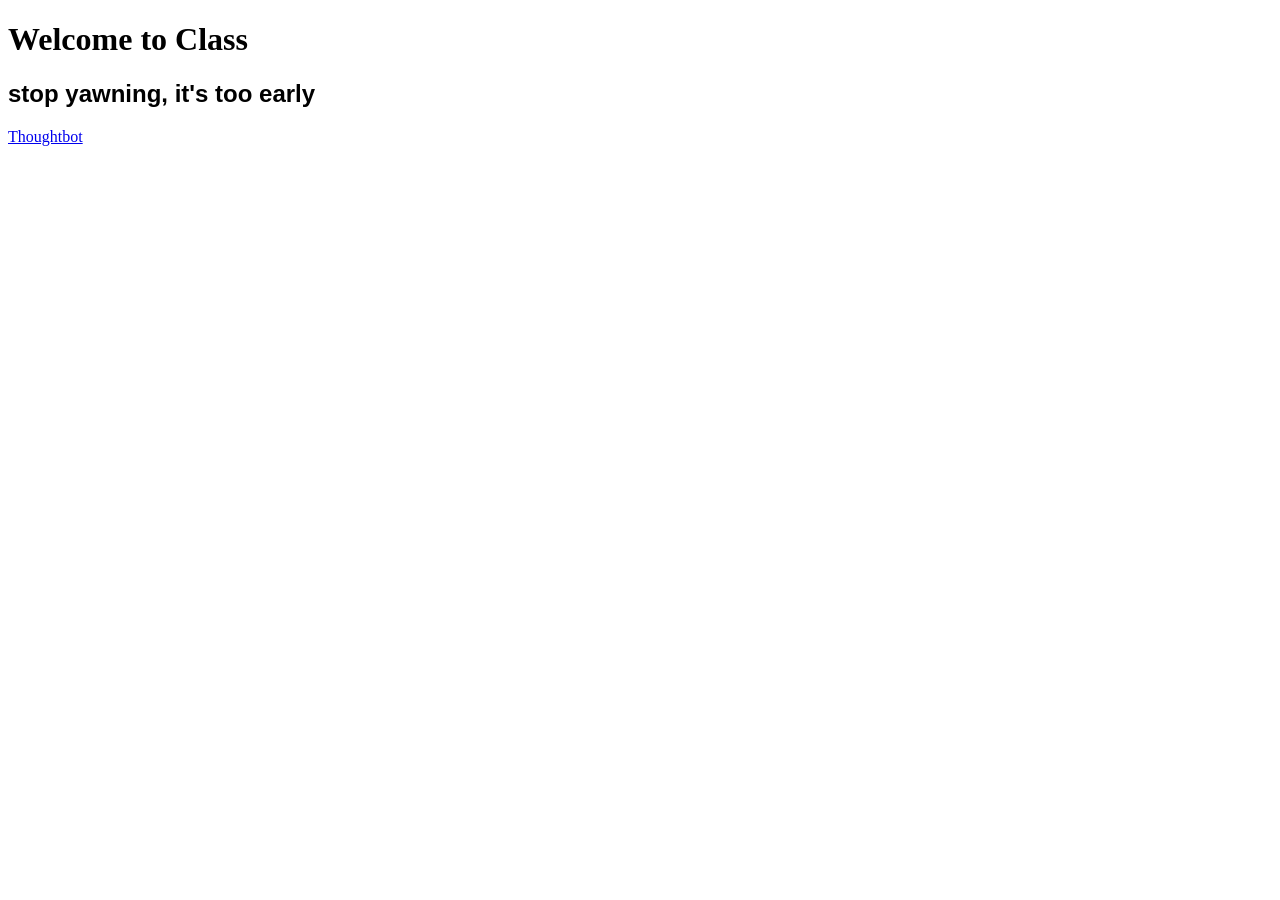
<file: index.html>
<!DOCTYPE html>
<html lang="en">
<head>
    <meta charset="UTF-8">
    <meta name="viewport" content="width=device-width, initial-scale=1.0">
    <title>Document</title>
    <link rel="preconnect" href="https://fonts.googleapis.com">
<link rel="preconnect" href="https://fonts.gstatic.com" crossorigin>
<link href="https://fonts.googleapis.com/css2?family=Manrope:wght@200..800&display=swap" rel="stylesheet">
</head>
<body>
    <!--CSS Fonts And Text Formatting
    Generic, font Names
    Serif: have edges
    Sans- Serif: smooth & clean
    Monospace: each character occupies the same amount of space
    Handwriting/cursive: resemble handwriting
    Decorative/fantasy: stylized or decorative fonts -->

    <h1 style="font-family: 'Times New Roman', Times, serif;">Welcome to Class</h1>
    <h2 style="font-family: Arial, Helvetica, sans-serif;">stop yawning, it's too early</h2>

    <a href="./Thoughtbot.html">Thoughtbot</a>
    

</body>
</html>
</file>
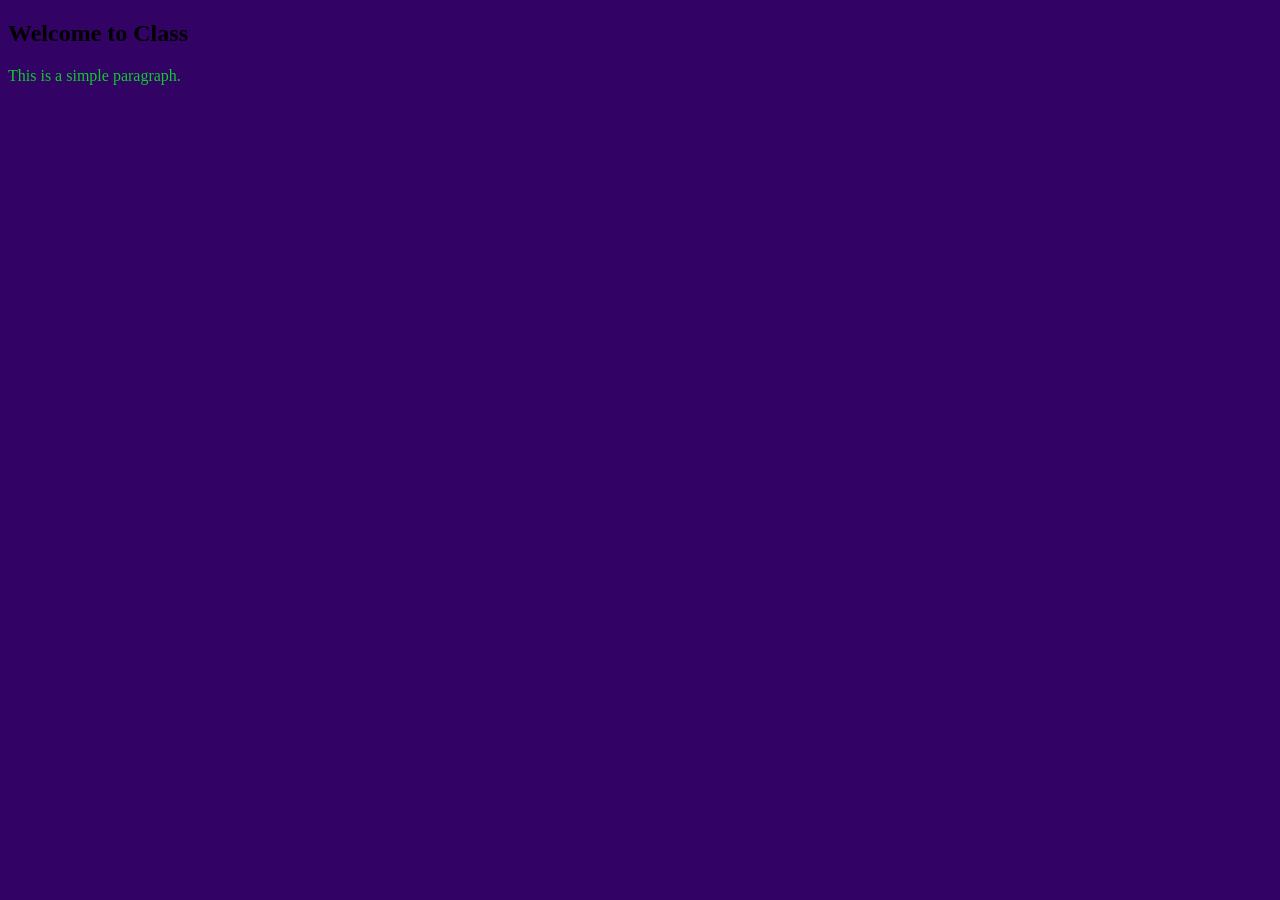
<file: practice.html>
<!DOCTYPE html>
<html lang="en">
<head>
    <meta charset="UTF-8">
    <meta name="viewport" content="width=device-width, initial-scale=1.0">
    <title>Document</title>
    <link rel="shhetstyle" href="style2.css">
</head>
<body style="background-color: rgb(50, 2, 100);">
    <h2 class="header1">Welcome to Class</h2>
    <p style="color: rgba(5, 255, 30, 0.8);">This is a simple paragraph.</p>
    <!-- hexa-6
    decimal- 0 - 9
    rgb- red, green, blue -0  -255
    rgba- red, green, blue, alpha      -alpha- transparency 0-1
    hexadecimal- 0-9, a-f
    -->
</body>
</html>
</file>
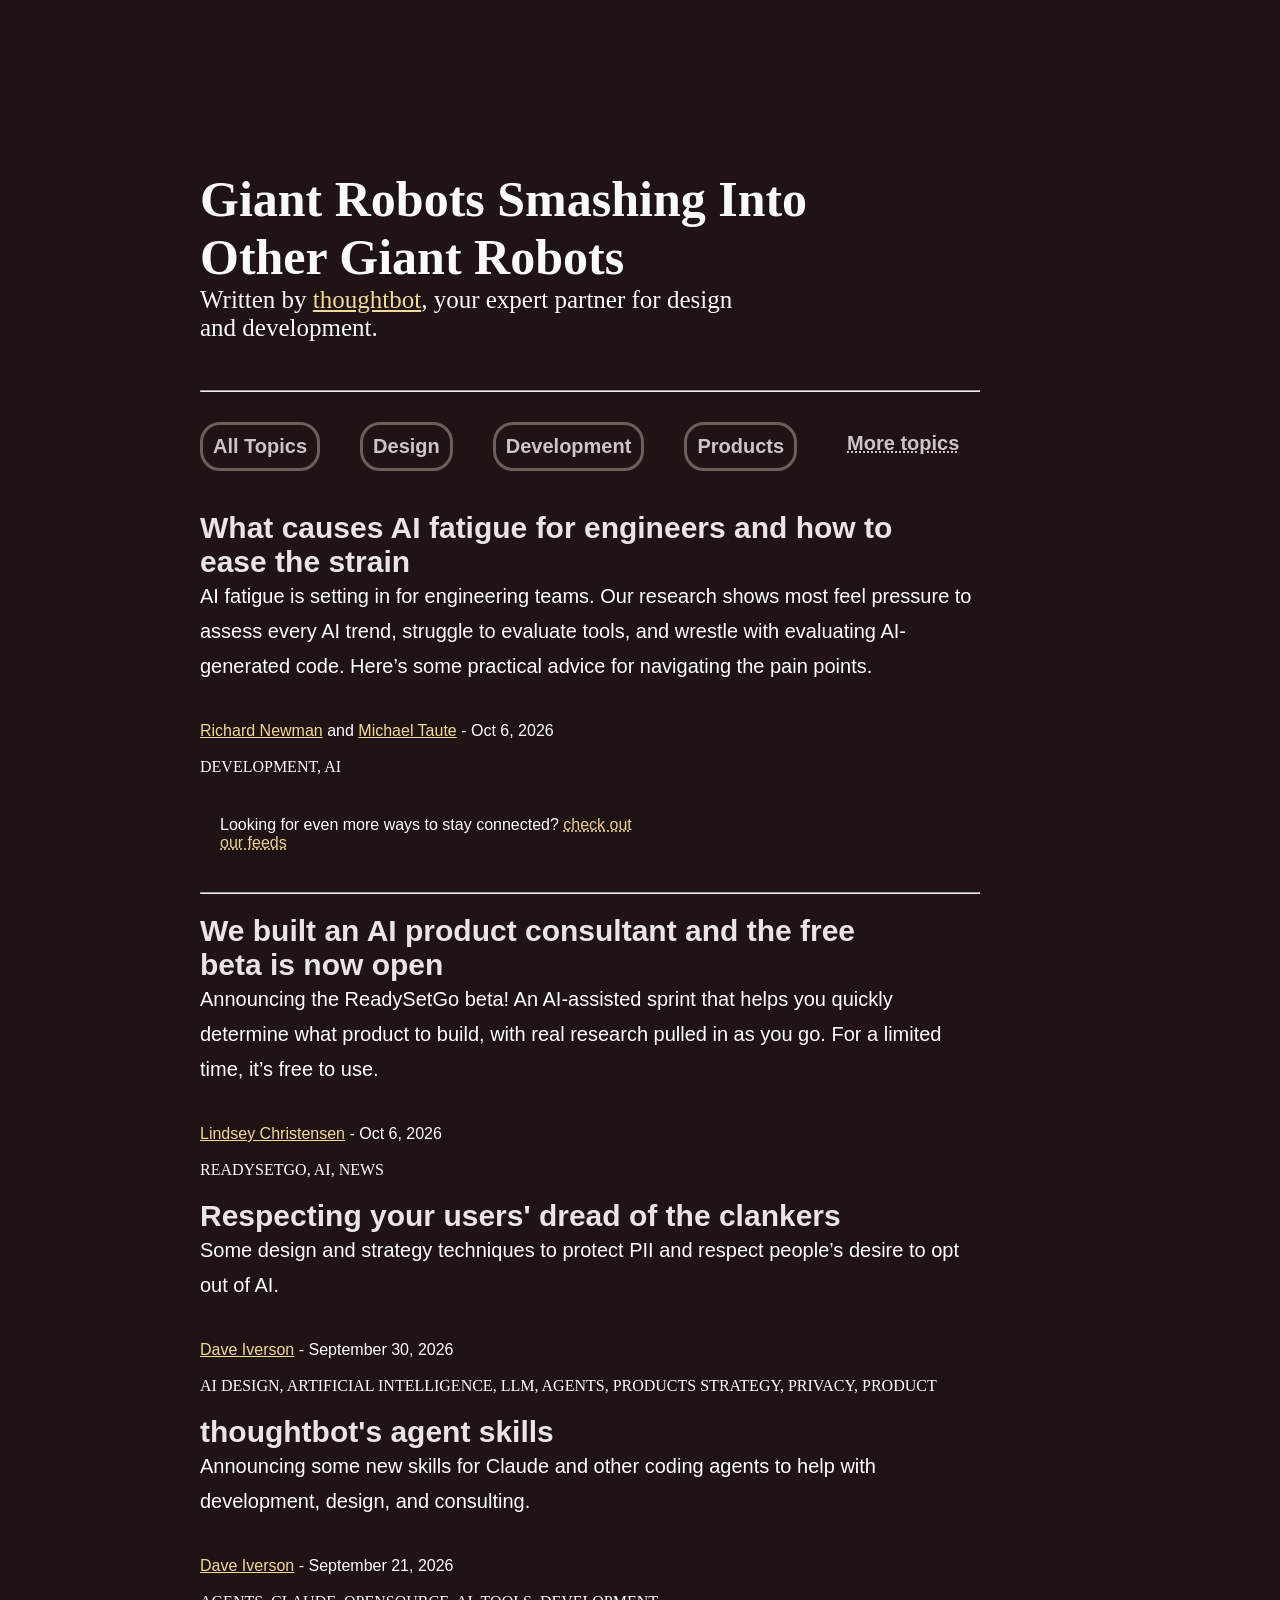
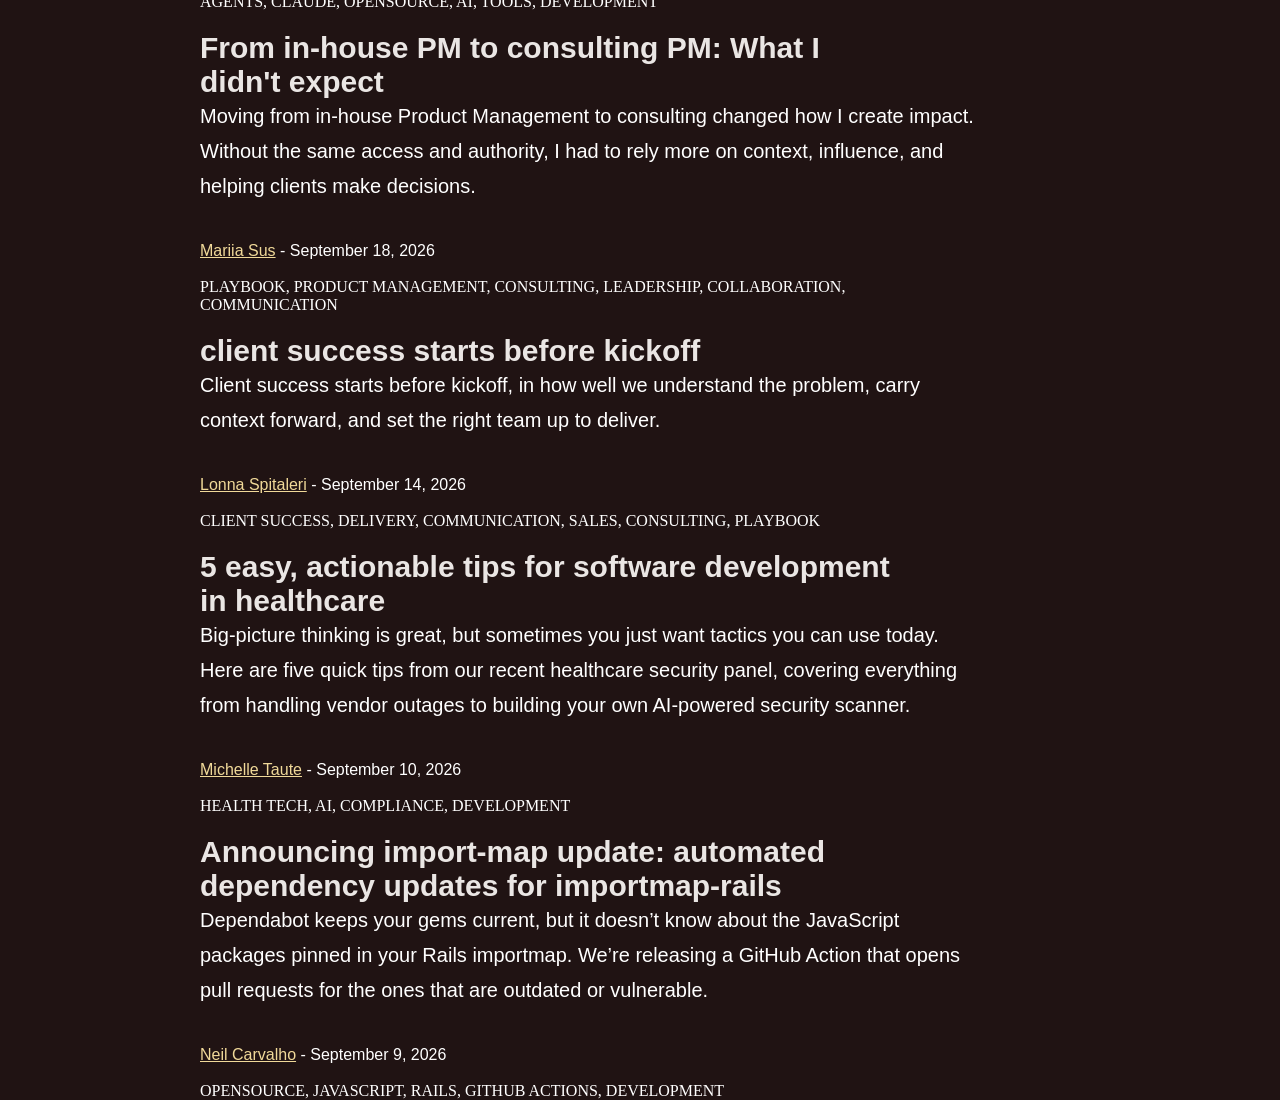
<file: Thoughtbot.html>
<!DOCTYPE html>
<html lang="en">
<head>
    <meta charset="UTF-8">
    <meta name="viewport" content="width=device-width, initial-scale=1.0">
    <link rel="stylesheet" href="style.css">
    <title>Thoughtbot</title>
</head>
<body>
    <div class="Header">
        <h1 style="display: block;">Giant Robots Smashing Into <br> Other Giant Robots</h1>
        <p>Written by <a href="" style="color: #F0D999;">thoughtbot</a>, your expert partner for design <br> and development.</p> <br>
        <hr style="color:#5D504C; margin-top: 20px; ">
    </div>
    <div style=" margin-bottom: 20px;">
        <ul style="display: flex; list-style-type: none; margin-top: 10px; font-size: 20px; font-family: Arial, Helvetica, sans-serif; white-space: nowrap;">
            <li style="margin: 20px 20px 20px 0px; padding: 10px; border: 3px solid  #6C5F5A; border-radius: 20px ;"><a href="" style="font-weight: bold; color: #CBC6C4;text-decoration: none;">All Topics</a></li>
            <li style="margin: 20px;padding: 10px; border: 3px solid #6C5F5A; border-radius: 20px ;"><a href="" style="font-weight: bold; color: #CBC6C4;text-decoration: none;">Design</a></li>
            <li style="margin: 20px; padding: 10px; border: 3px solid #6C5F5A; border-radius: 20px ;"><a href="" style="font-weight: bold; color: #CBC6C4;text-decoration: none;">Development</a></li>
            <li style="margin: 20px; padding: 10px; border: 3px solid #6C5F5A; border-radius: 20px ;"><a href="" style="font-weight: bold; color: #CBC6C4;text-decoration: none;">Products</a></li>
            <li style="margin: 20px; padding: 10px; border: 3px ; border-radius: 20px ;"><a href="" style="font-weight: bold; color: #CBC6C4;text-decoration: dotted underline;">More topics</a></li>
            
        </ul>

        <article style="margin-top: 20px; margin-bottom: 20px; font-size: 20px;">
            <h2 style="font-family: Arial, Helvetica, sans-serif;"><a href="" style="color: #EAE6E4; text-decoration: none;">What causes AI fatigue for engineers and how to<br>ease the strain</a> </h2>
            <p style="color: white; font-family: Arial, helvetica, sans-serif; line-height: 35px">AI fatigue is setting in for engineering teams. Our research shows most feel pressure to assess every AI trend, struggle to evaluate tools, and wrestle with evaluating AI-generated code. Here’s some practical advice for navigating the pain points. </p>
        </article><br>
        <div style="color: white; font-family: Arial, Helvetica, sans-serif;"><a  style="color: #F0D999;" href="">Richard Newman</a> and  <a style="color: #F0D999;" href="">Michael Taute</a> <time datetime="October 6, 2026">- Oct 6, 2026</time></div><br>
        <a href="" style="color:white; text-decoration: none;">DEVELOPMENT, AI</a>
        
    </div>


    <div><div style="color: white; font-family: Arial, Helvetica, sans-serif; margin-top: 10px; padding: 20px;">Looking for even more ways to stay connected? <section style="display: inline;"> <a style="color: #E8D194; text-decoration: dotted underline;" href="">check out <br style="display: inline;"> our feeds</a></section> </div>
    <hr style="color:#6C5F5A; margin-top: 20px; ">

    <article style="margin-top: 20px; margin-bottom: 20px; font-size: 20px;">
            <h2 style="font-family: Arial, Helvetica, sans-serif;"><a href="" style="color: #EAE6E4; text-decoration: none;">We built an AI product consultant and the free<br>beta is now open</a> </h2>
            <p style="color: white; font-family: Arial, helvetica, sans-serif ;line-height: 35px;">Announcing the ReadySetGo beta! An AI-assisted sprint that helps you quickly determine what product to build, with real research pulled in as you go. For a limited time, it’s free to use. </p>
        </article><br>
        <div style="color: white; font-family: Arial, Helvetica, sans-serif;"><a  style="color: #F0D999;" href="">Lindsey Christensen</a> <time datetime="October 2, 2026">- Oct 6, 2026</time></div><br>
        <a href="" style="color:white; text-decoration: none;">READYSETGO, AI, NEWS</a>
        
    </div>

   
     <article style="margin-top: 20px; margin-bottom: 20px; font-size: 20px;">
            <h2 style="font-family: Arial, Helvetica, sans-serif;"><a href="" style="color: #EAE6E4; text-decoration: none;">Respecting your users' dread of the clankers</a> </h2>
            <p style="color: white; font-family: Arial, helvetica, sans-serif; line-height: 35px;"> Some design and strategy techniques to protect PII and respect people’s desire to opt out of AI.
    </p>
        </article><br>
        <div style="color: white; font-family: Arial, Helvetica, sans-serif;"><a  style="color: #F0D999;" href="">Dave Iverson</a> <time datetime="September 30, 2026">- September 30, 2026</time></div><br>
        <a href="" style="color:white; text-decoration: none;">AI DESIGN, ARTIFICIAL INTELLIGENCE, LLM, AGENTS, PRODUCTS STRATEGY, PRIVACY, PRODUCT</a>
        
    </div>

    <article style="margin-top: 20px; margin-bottom: 20px; font-size: 20px;">
            <h2 style="font-family: Arial, Helvetica, sans-serif;"><a href="" style="color: #EAE6E4; text-decoration: none;">thoughtbot's agent skills</a> </h2>
            <p style="color: white; font-family: Arial, helvetica, sans-serif; line-height: 35px;"> Announcing some new skills for Claude and other coding agents to help with development, design, and consulting.
    </p>
        </article><br>
        <div style="color: white; font-family: Arial, Helvetica, sans-serif;"><a  style="color: #F0D999;" href="">Dave Iverson</a> <time datetime="September 30, 2026">- September 21, 2026</time></div><br>
        <a href="" style="color:white; text-decoration: none;">AGENTS, CLAUDE, OPENSOURCE, AI, TOOLS, DEVELOPMENT</a>
        
    </div>

    <article style="margin-top: 20px; margin-bottom: 20px; font-size: 20px;">
            <h2 style="font-family: Arial, Helvetica, sans-serif;"><a href="" style="color: #EAE6E4; text-decoration: none;">From in-house PM to consulting PM: What I <br>didn't expect</a> </h2>
            <p style="color: white; font-family: Arial, helvetica, sans-serif; line-height: 35px;">Moving from in-house Product Management to consulting changed how I create impact. Without the same access and authority, I had to rely more on context, influence, and helping clients make decisions.
    </p>
        </article><br>
        <div style="color: white; font-family: Arial, Helvetica, sans-serif;"><a  style="color: #F0D999;" href="">Mariia Sus</a> <time datetime="September 30, 2026">- September 18, 2026</time></div><br>
        <a href="" style="color:white; text-decoration: none;">PLAYBOOK, PRODUCT MANAGEMENT, CONSULTING, LEADERSHIP, COLLABORATION, COMMUNICATION</a>
        
    </div>

    <article style="margin-top: 20px; margin-bottom: 20px; font-size: 20px;">
            <h2 style="font-family: Arial, Helvetica, sans-serif;"><a href="" style="color: #EAE6E4; text-decoration: none;">client success starts before kickoff</a> </h2>
            <p style="color: white; font-family: Arial, helvetica, sans-serif; line-height: 35px;">Client success starts before kickoff, in how well we understand the problem, carry context forward, and set the right team up to deliver.
    </p>
        </article><br>
        <div style="color: white; font-family: Arial, Helvetica, sans-serif;"><a  style="color: #F0D999;" href="">Lonna Spitaleri</a> <time datetime="September 30, 2026">- September 14, 2026</time></div><br>
        <a href="" style="color:white; text-decoration: none;">CLIENT SUCCESS, DELIVERY, COMMUNICATION, SALES, CONSULTING, PLAYBOOK</a>
        
    </div>

     <article style="margin-top: 20px; margin-bottom: 20px; font-size: 20px;">
            <h2 style="font-family: Arial, Helvetica, sans-serif;"><a href="" style="color: #EAE6E4; text-decoration: none;">5 easy, actionable tips for software development<br>in healthcare</a> </h2>
            <p style="color: white; font-family: Arial, helvetica, sans-serif; line-height: 35px;">Big-picture thinking is great, but sometimes you just want tactics you can use today. Here are five quick tips from our recent healthcare security panel, covering everything from handling vendor outages to building your own AI-powered security scanner.
    </p>
        </article><br>
        <div style="color: white; font-family: Arial, Helvetica, sans-serif;"><a  style="color: #F0D999; " href="">Michelle Taute</a> <time datetime="September 30, 2026">- September 10, 2026</time></div><br>
        <a href="" style="color:white; text-decoration: none;">HEALTH TECH, AI, COMPLIANCE, DEVELOPMENT</a>
        
    </div>

     <article style="margin-top: 20px; margin-bottom: 20px; font-size: 20px;">
            <h2 style="font-family: Arial, Helvetica, sans-serif;"><a href="" style="color: #EAE6E4; text-decoration: none;">Announcing import-map update: automated <br>dependency updates for importmap-rails</a> </h2>
            <p style="color: white; font-family: Arial, helvetica, sans-serif; line-height: 35px;">Dependabot keeps your gems current, but it doesn’t know about the JavaScript packages pinned in your Rails importmap. We’re releasing a GitHub Action that opens pull requests for the ones that are outdated or vulnerable.
    </p>
        </article><br>
        <div style="color: white; font-family: Arial, Helvetica, sans-serif;"><a  style="color: #F0D999;" href="">Neil Carvalho</a> <time datetime="September 30, 2026">- September 9, 2026</time></div><br>
        <a href="" style="color:white; text-decoration: none;">OPENSOURCE, JAVASCRIPT, RAILS, GITHUB ACTIONS, DEVELOPMENT</a>
        
    </div>







     
    
    
    
</body>
</html>
</file>
<file: style2.css>
*{
    margin: 0px;
    padding: 0px;
    box-sizing: border-box;
}
.header1{
    margin-top: 120px;
    color: #FAFAF9;
    font-family:Cosmica, "Helvetica Neue", Helvetica, Arial, sans-serif;
    font-size: 20px;
    font-weight: 300;
}
</file>
<file: style.css>
*{
    margin: 0px;
    padding: 0px;
    box-sizing: border-box;
}
body{
    background-color: #201313;
    text-align: left;
    padding-top: 50px;
    padding-left: 200px;
    padding-right: 300px;
    
}
.Header{
    margin-top: 120px;
    color: #FAFAF9;
    font-family:"Cosmica, "Helvetica Neue", Helvetica, Arial, sans-serif";
    font-size: 25px;
    font-weight: 300;
}
</file>
